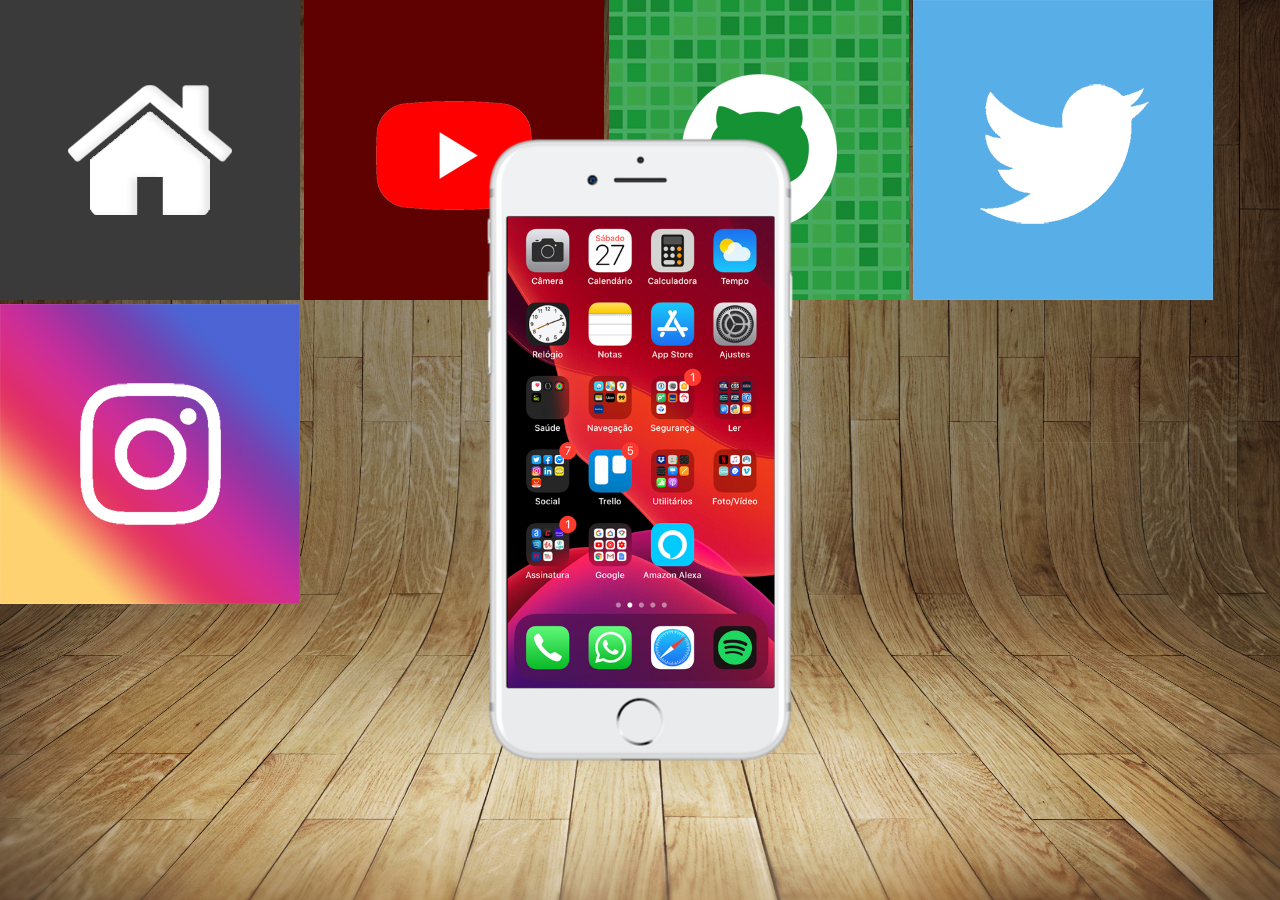
<file: index.html>
<!DOCTYPE html>
<html lang="pt-br">
<head>
    <meta charset="UTF-8">
    <meta name="viewport" content="width=device-width, initial-scale=1.0">
    <link rel="shortcut icon" href="favicon.ico" type="image/x-icon">
    <link rel="stylesheet" href="estilos/style.css">
    <title>Projeto Redes Sociais</title>
</head>
<body>
    <main>
        <section id="telefone">
            <iframe src="home.html" 
            name="tela" id="tela"
            frameborder="0"></iframe>
        </section>
        <section id="redes sociais">
            <a href="home.html" target="tela"><img src="imagens/logo-home.jpg" alt="Home"></a>
            <a href="youtube.html" target="tela"><img src="imagens/logo-youtube.jpg" alt="Youtube"></a>
            <a href="github.html" target="tela"><img src="imagens/logo-github.jpg" alt="Github"></a>
            <a href="linkedin.html" target="tela"><img src="imagens/logo-twitter.jpg" alt="Twitter"></a>
            <a href="#" target="tela"><img src="imagens/logo-instagram.jpg" alt="Instagram"></a>
            <a href="#" target="tela"></a>
        </section>
    </main>
</body>
</html>
</file>
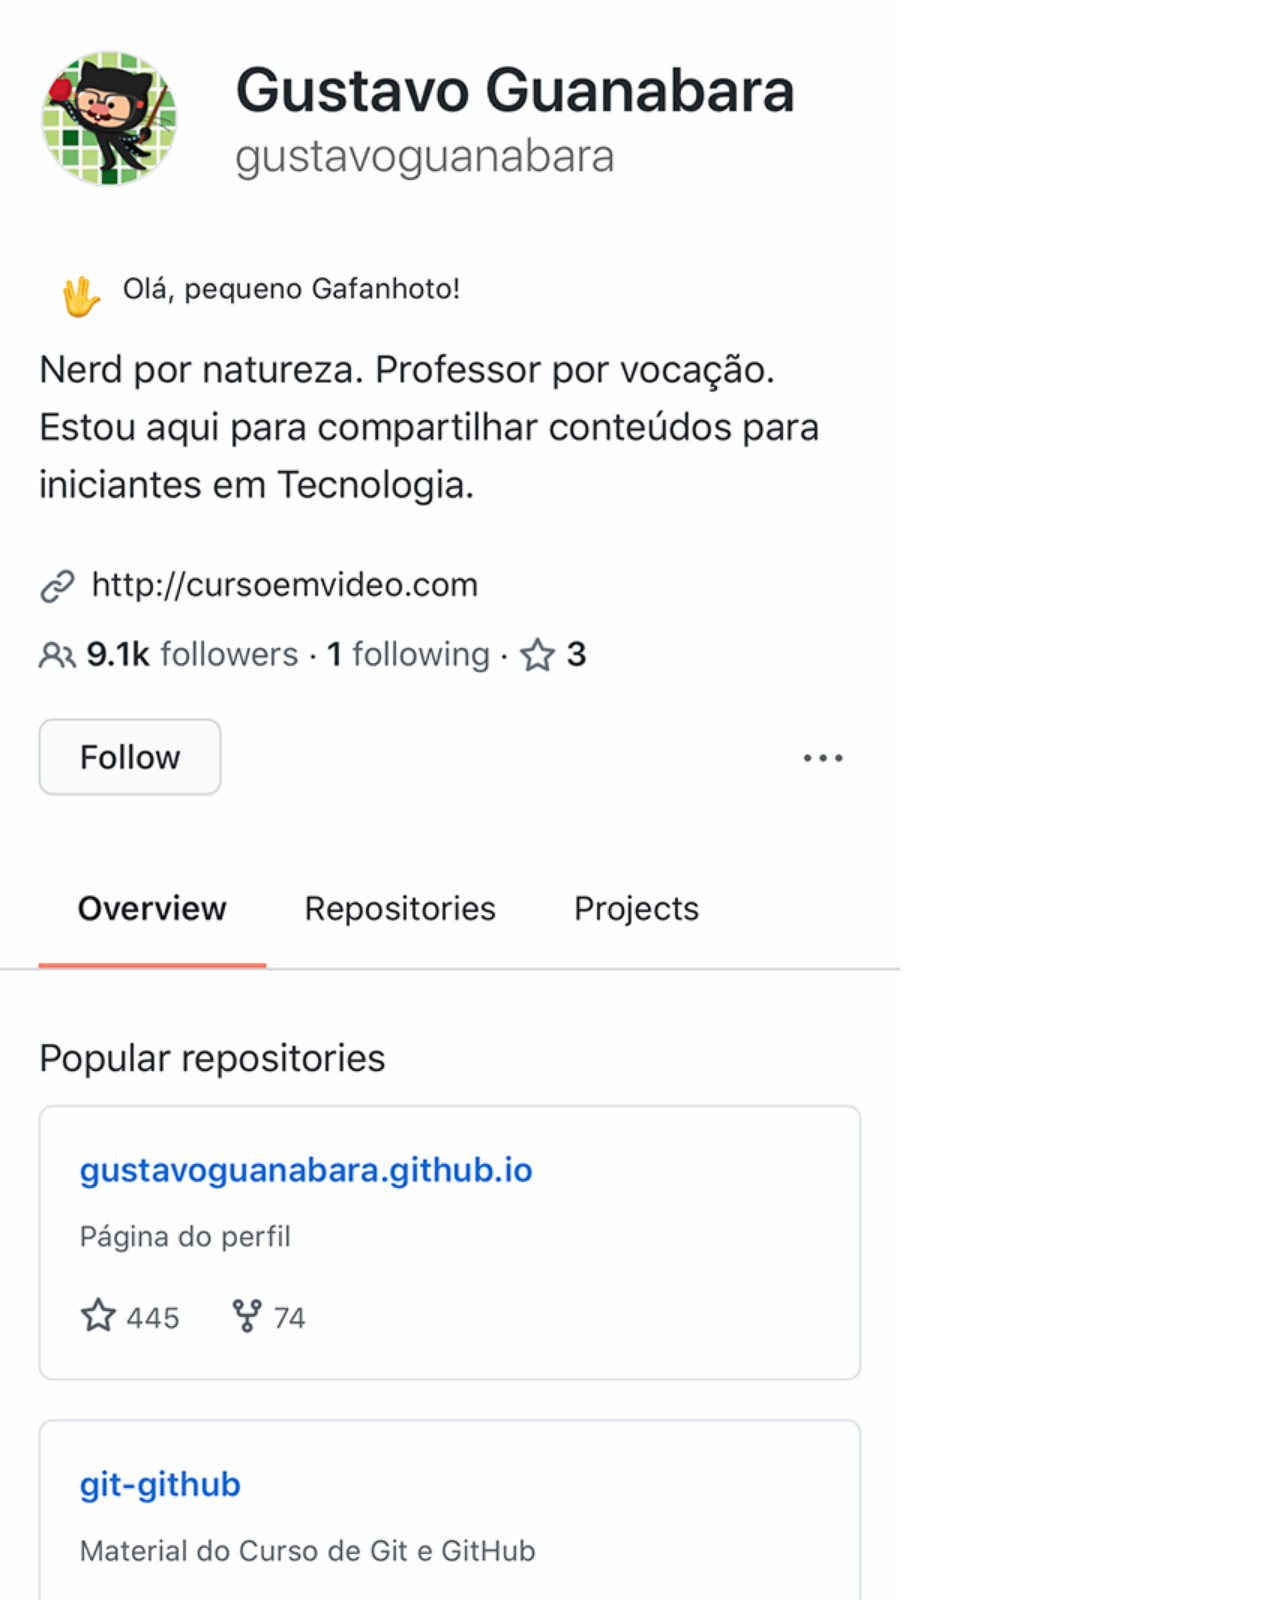
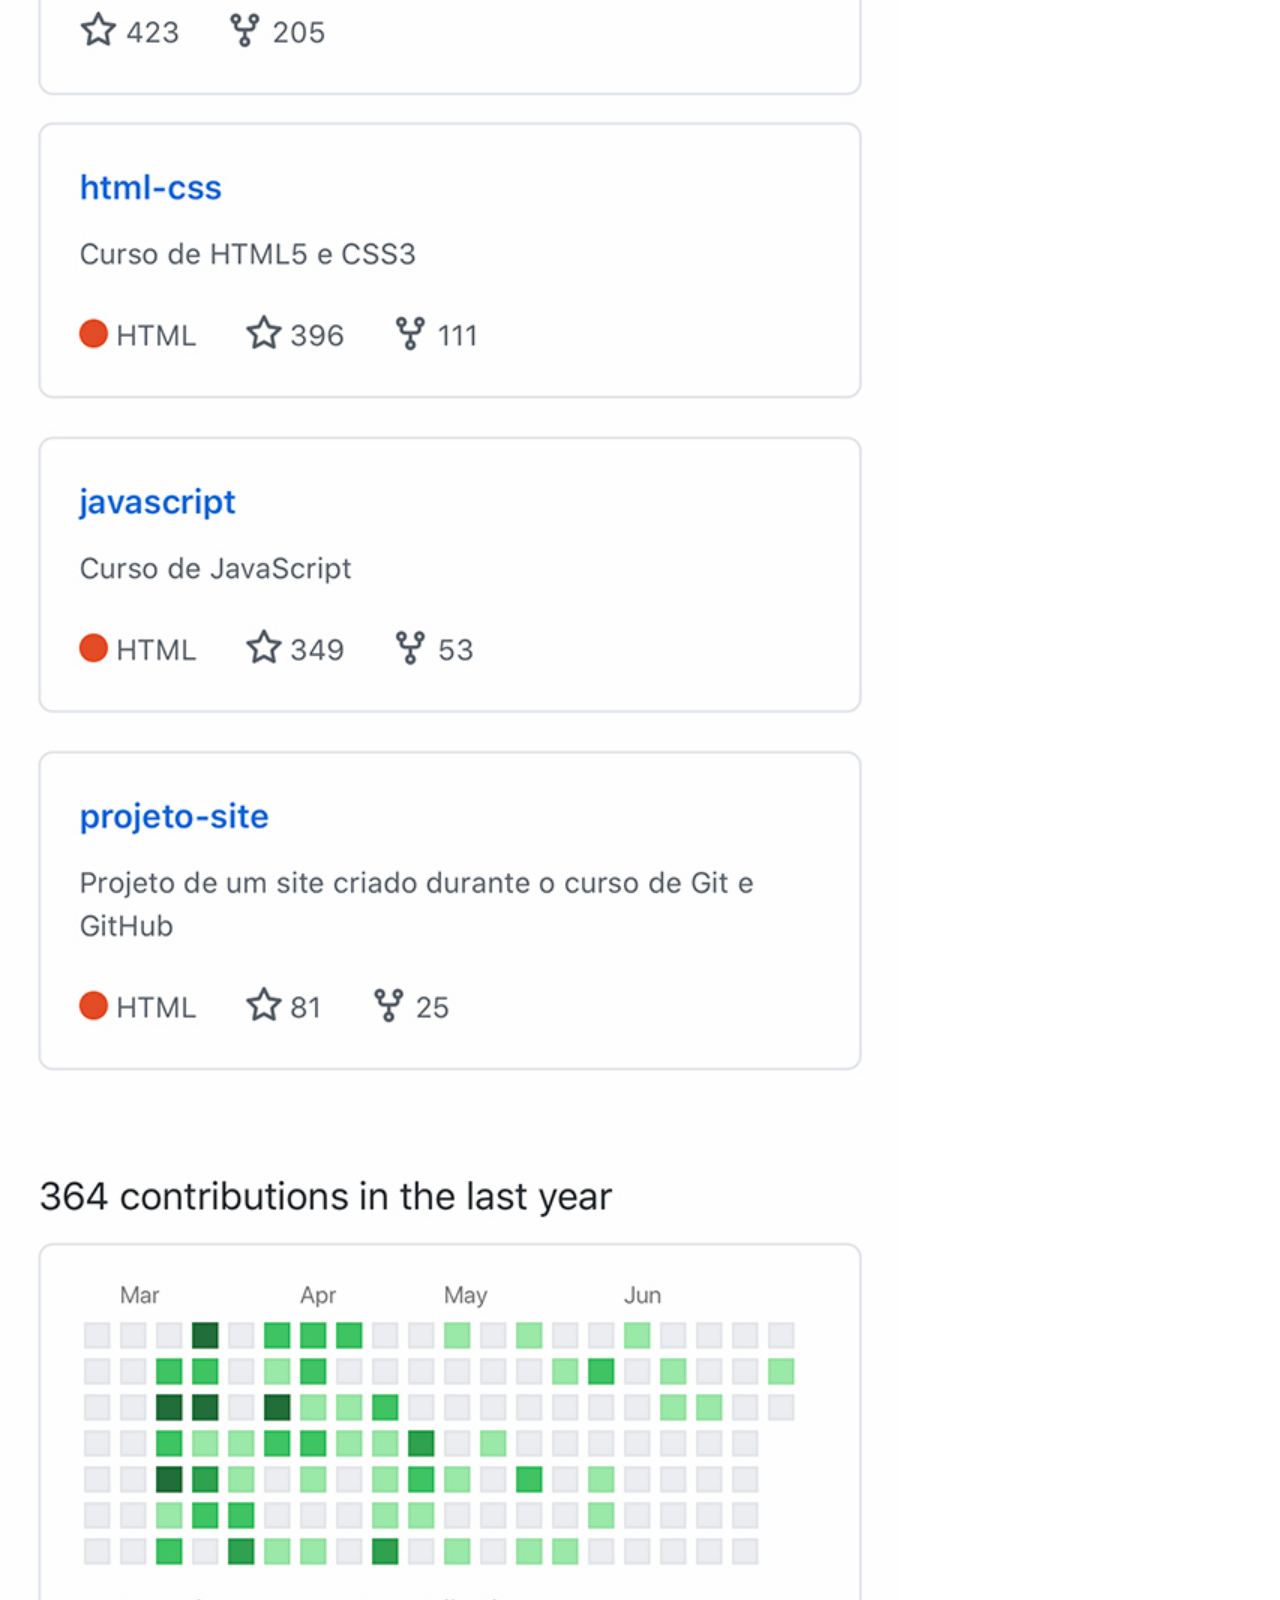
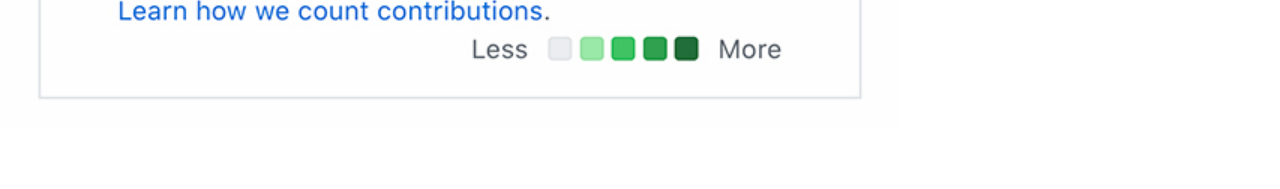
<file: github.html>
<!DOCTYPE html>
<html lang="pt-br">
<head>
    <meta charset="UTF-8">
    <meta name="viewport" content="width=device-width, initial-scale=1.0">
    <title>Github</title>
    <link rel="stylesheet" href="estilos/social.css">
</head>
<body>
    <img src="imagens/tela-github.jpg" alt="Github">
    <a href="https://github.com/marcao-stack" target="_blank">ACESSE</a>
</body>
</html>
</file>
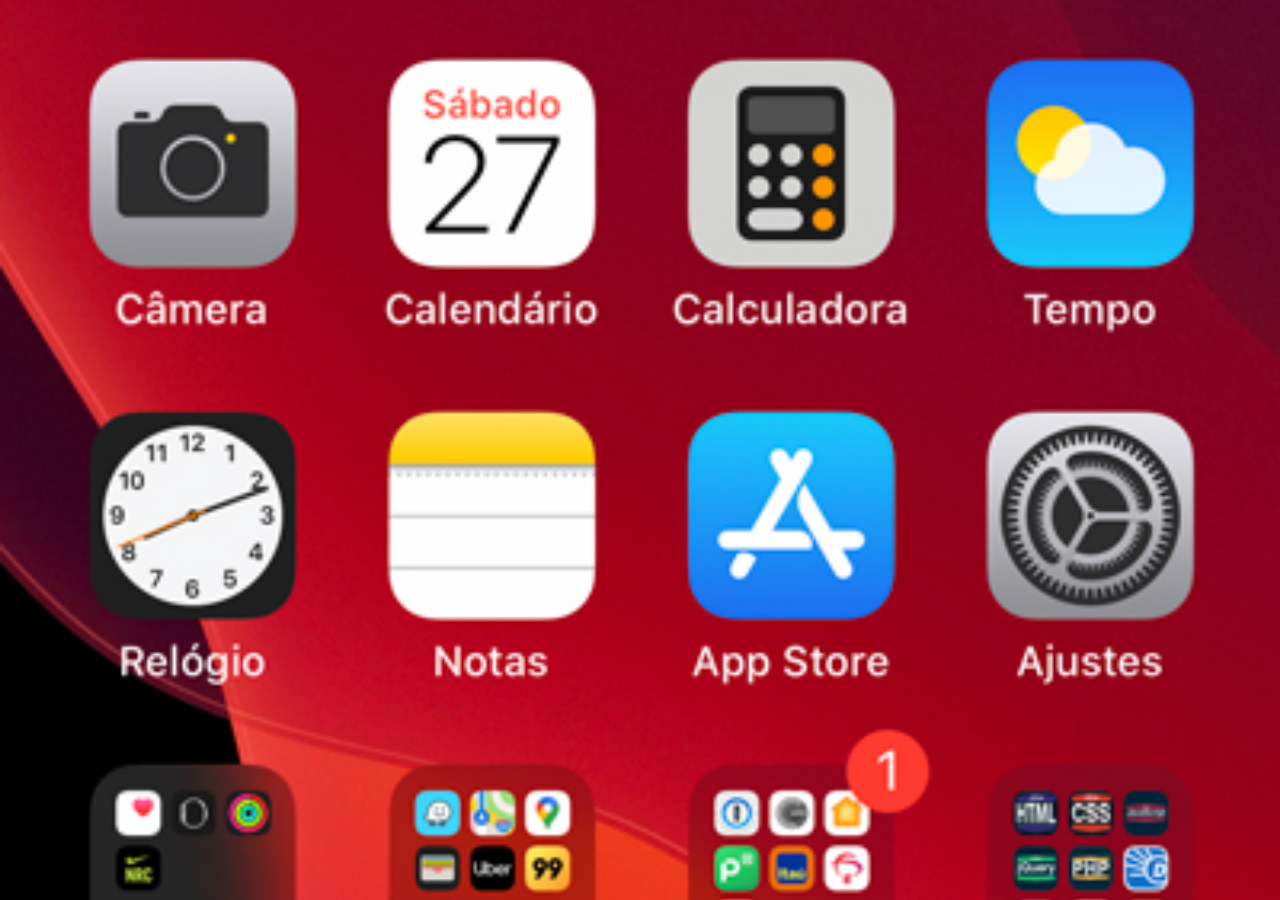
<file: home.html>
<!DOCTYPE html>
<html lang="pt-br">
<head>
    <meta charset="UTF-8">
    <meta name="viewport" content="width=device-width, initial-scale=1.0">
    <title>Home</title>
</head>
<style>
    * {
        margin: 0%;
        padding: 0%;
    }

    body {
        width: 100vw;
        height: 100vh;
        background: black url('imagens/tela-home.jpg') no-repeat top center;
        background-size: cover;
    }
</style>
<body>
    
</body>
</html>
</file>
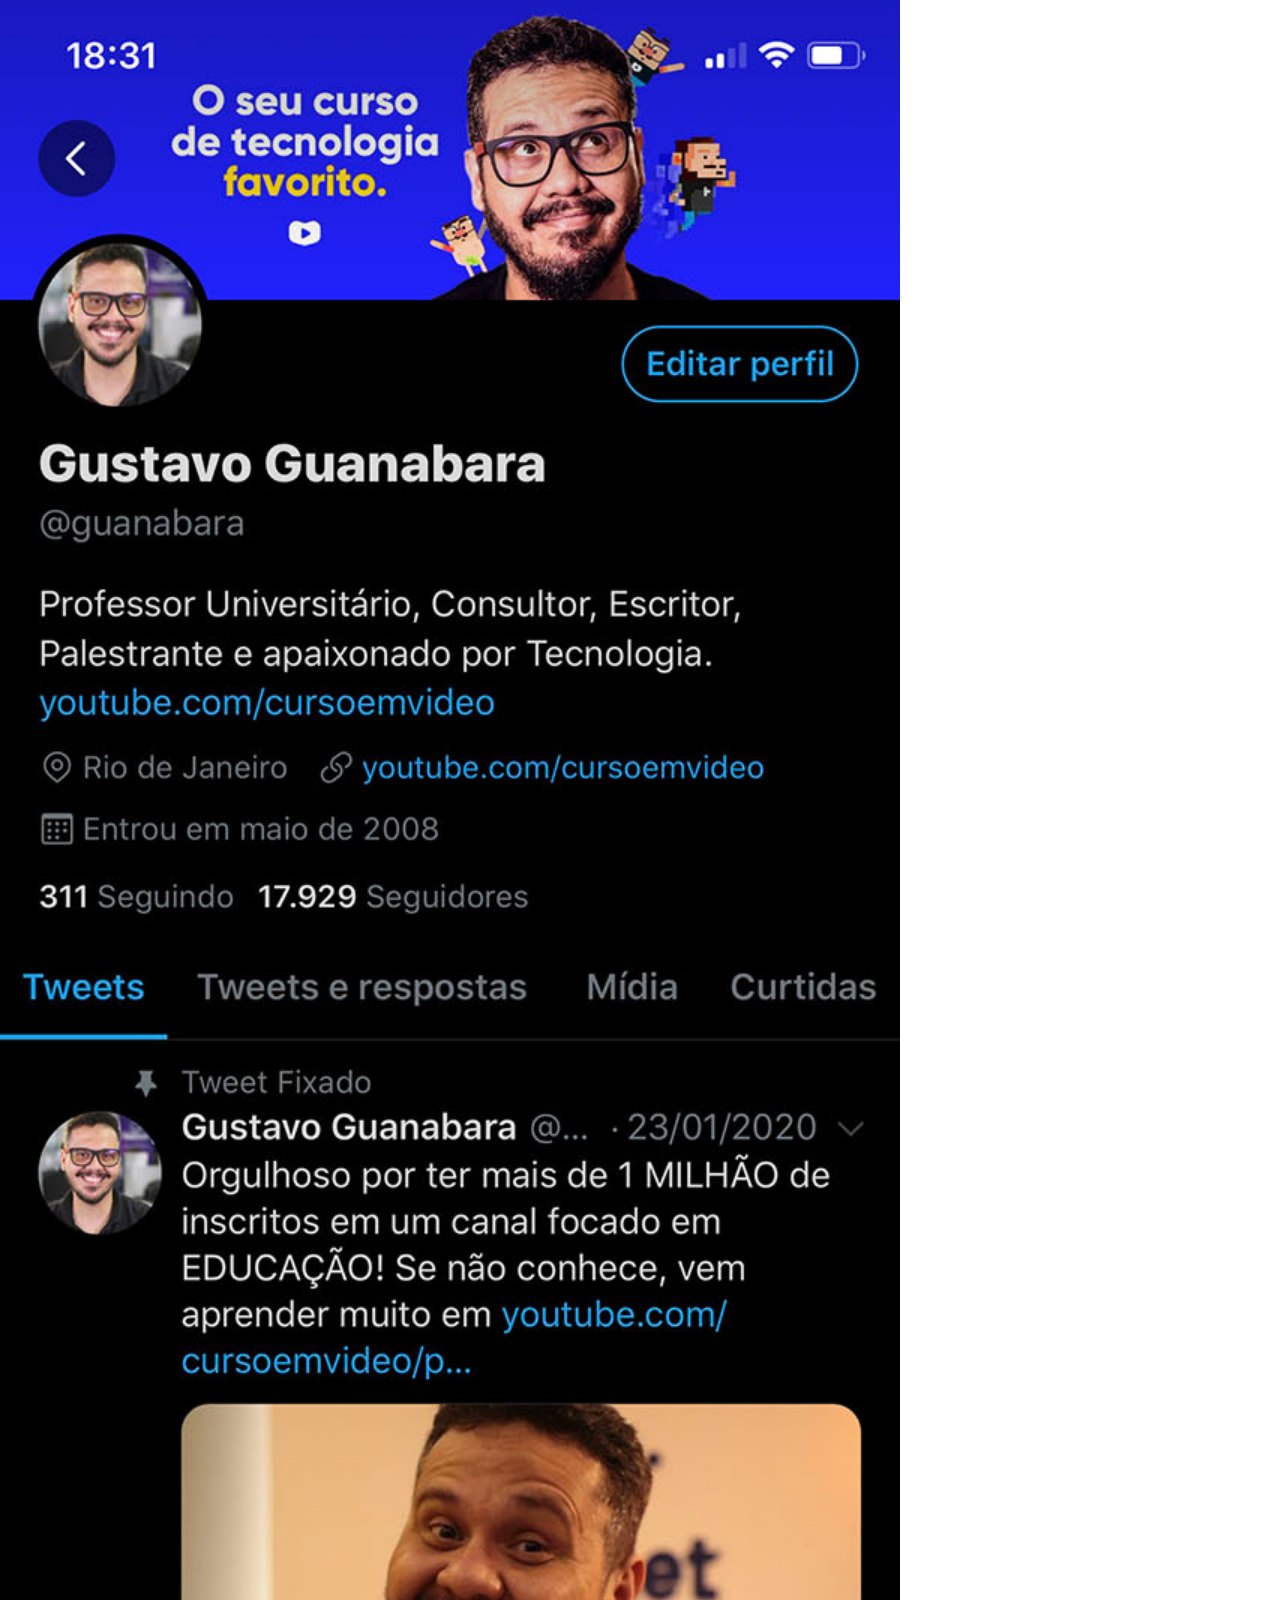
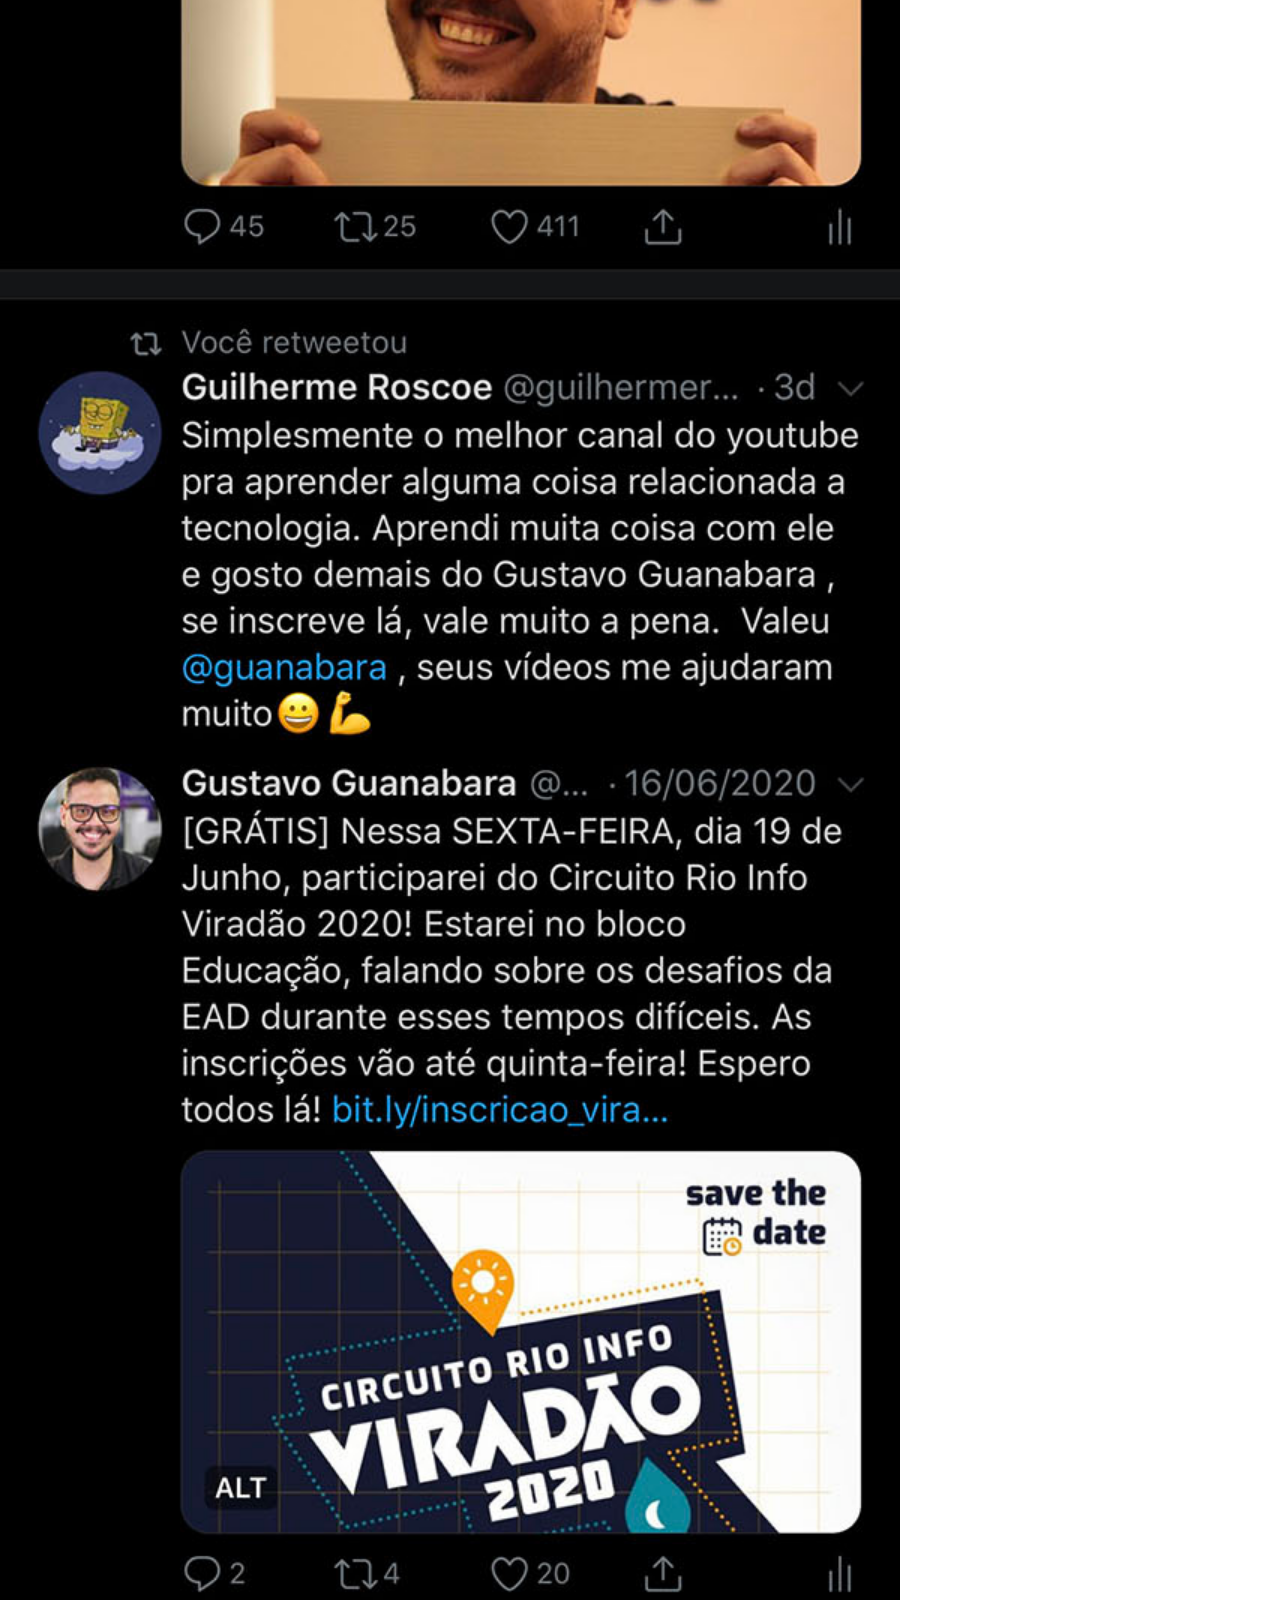
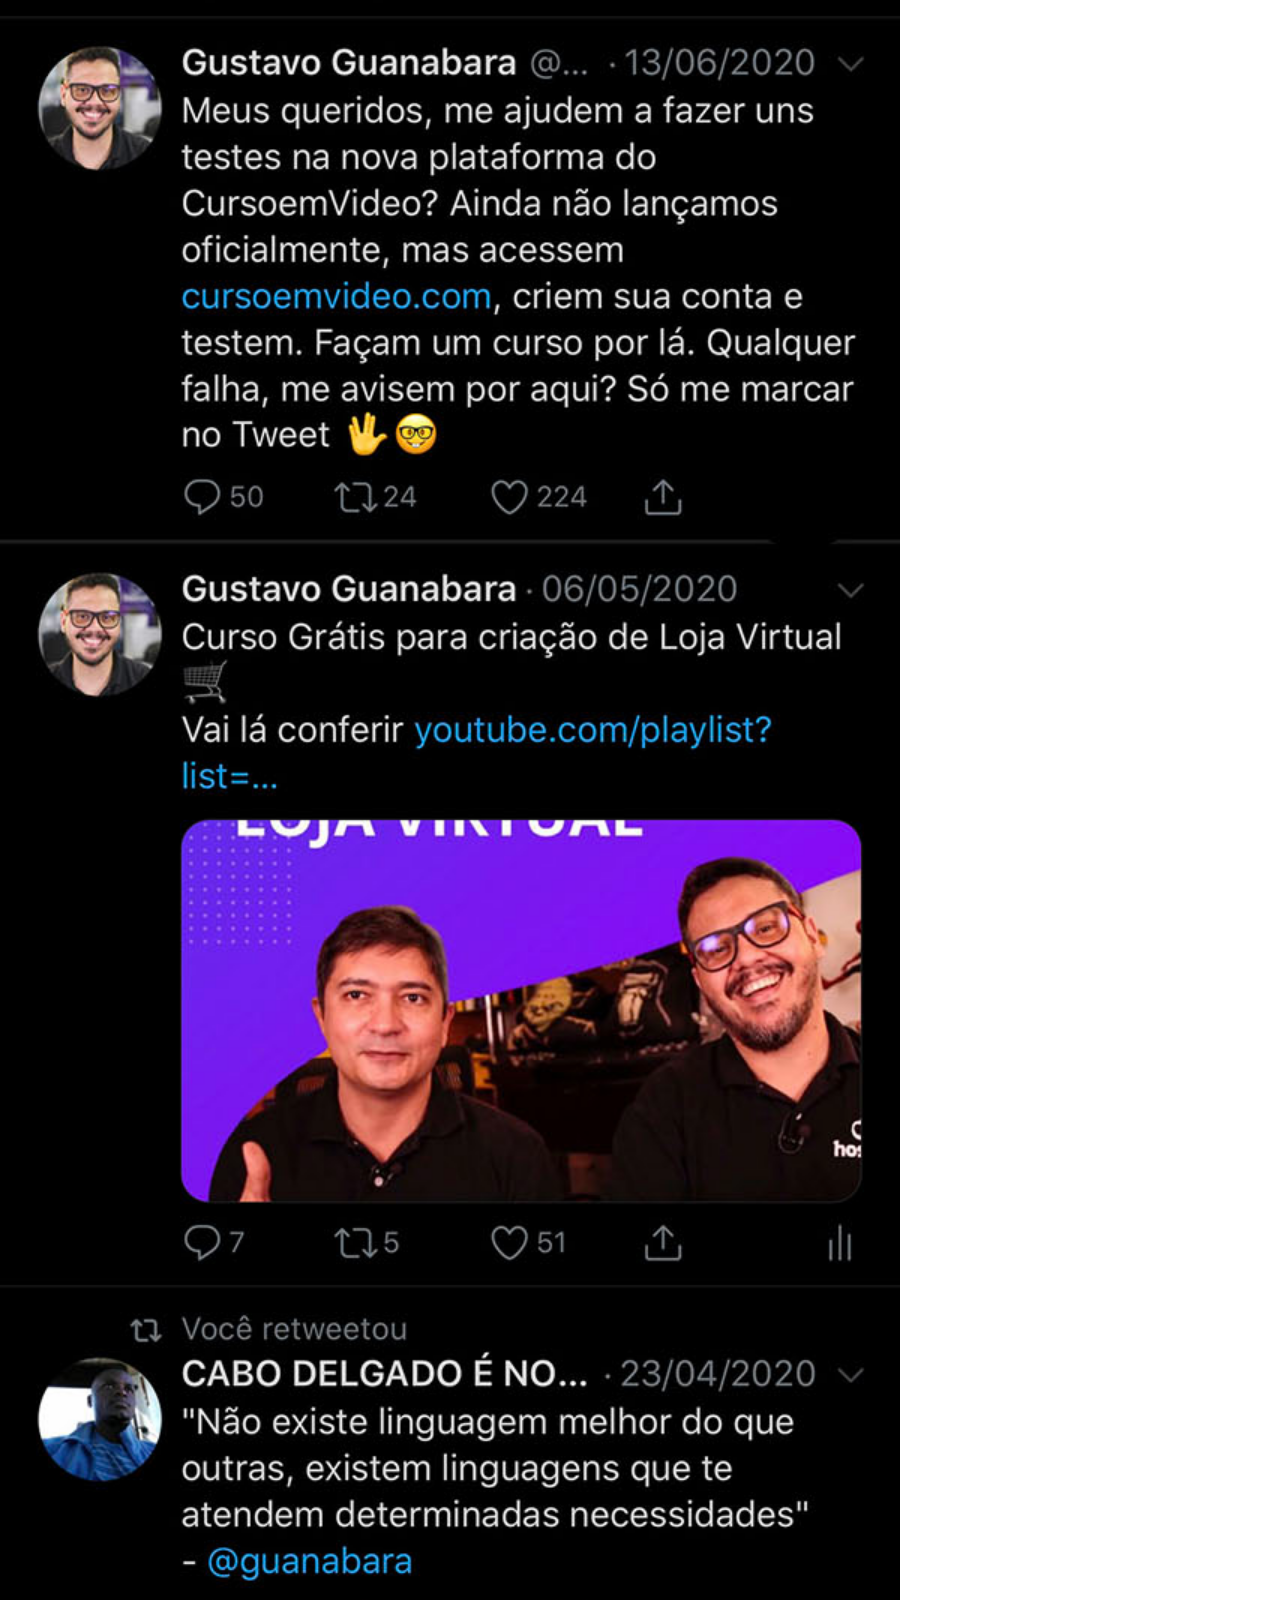
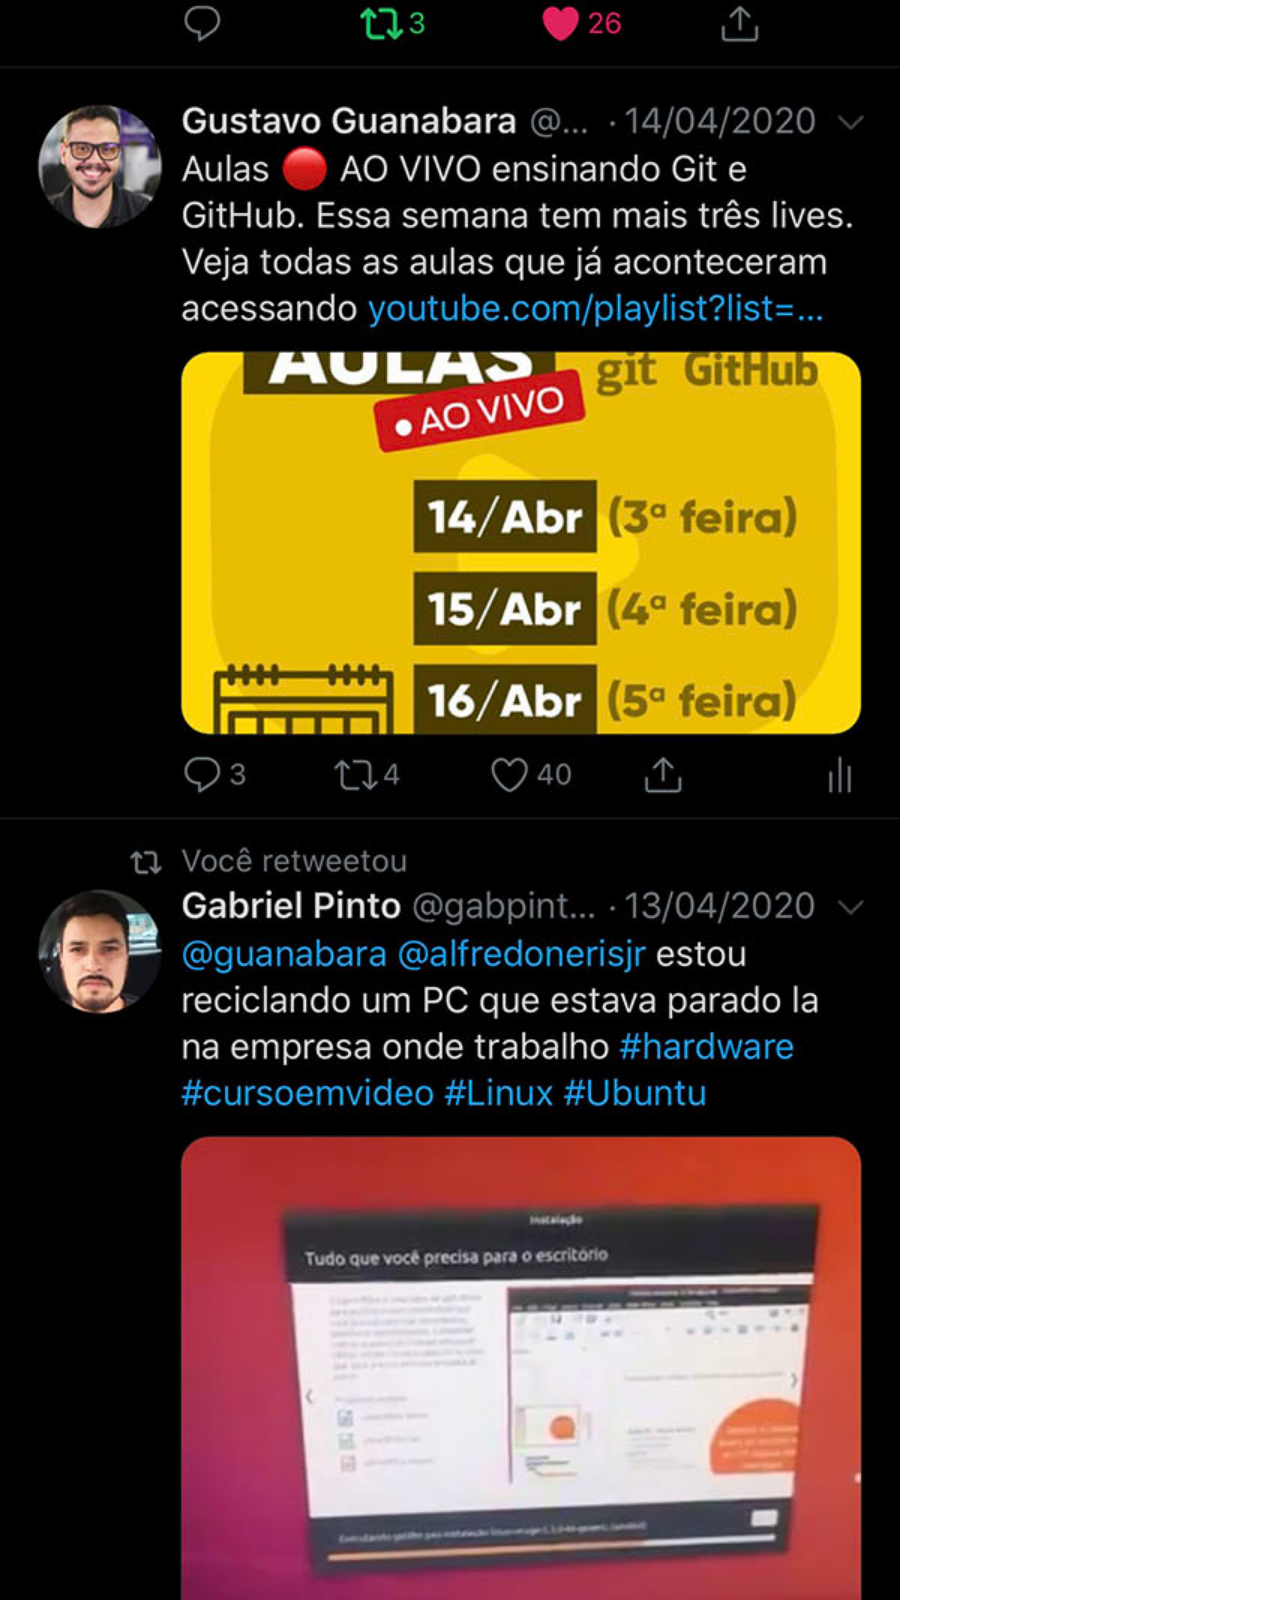
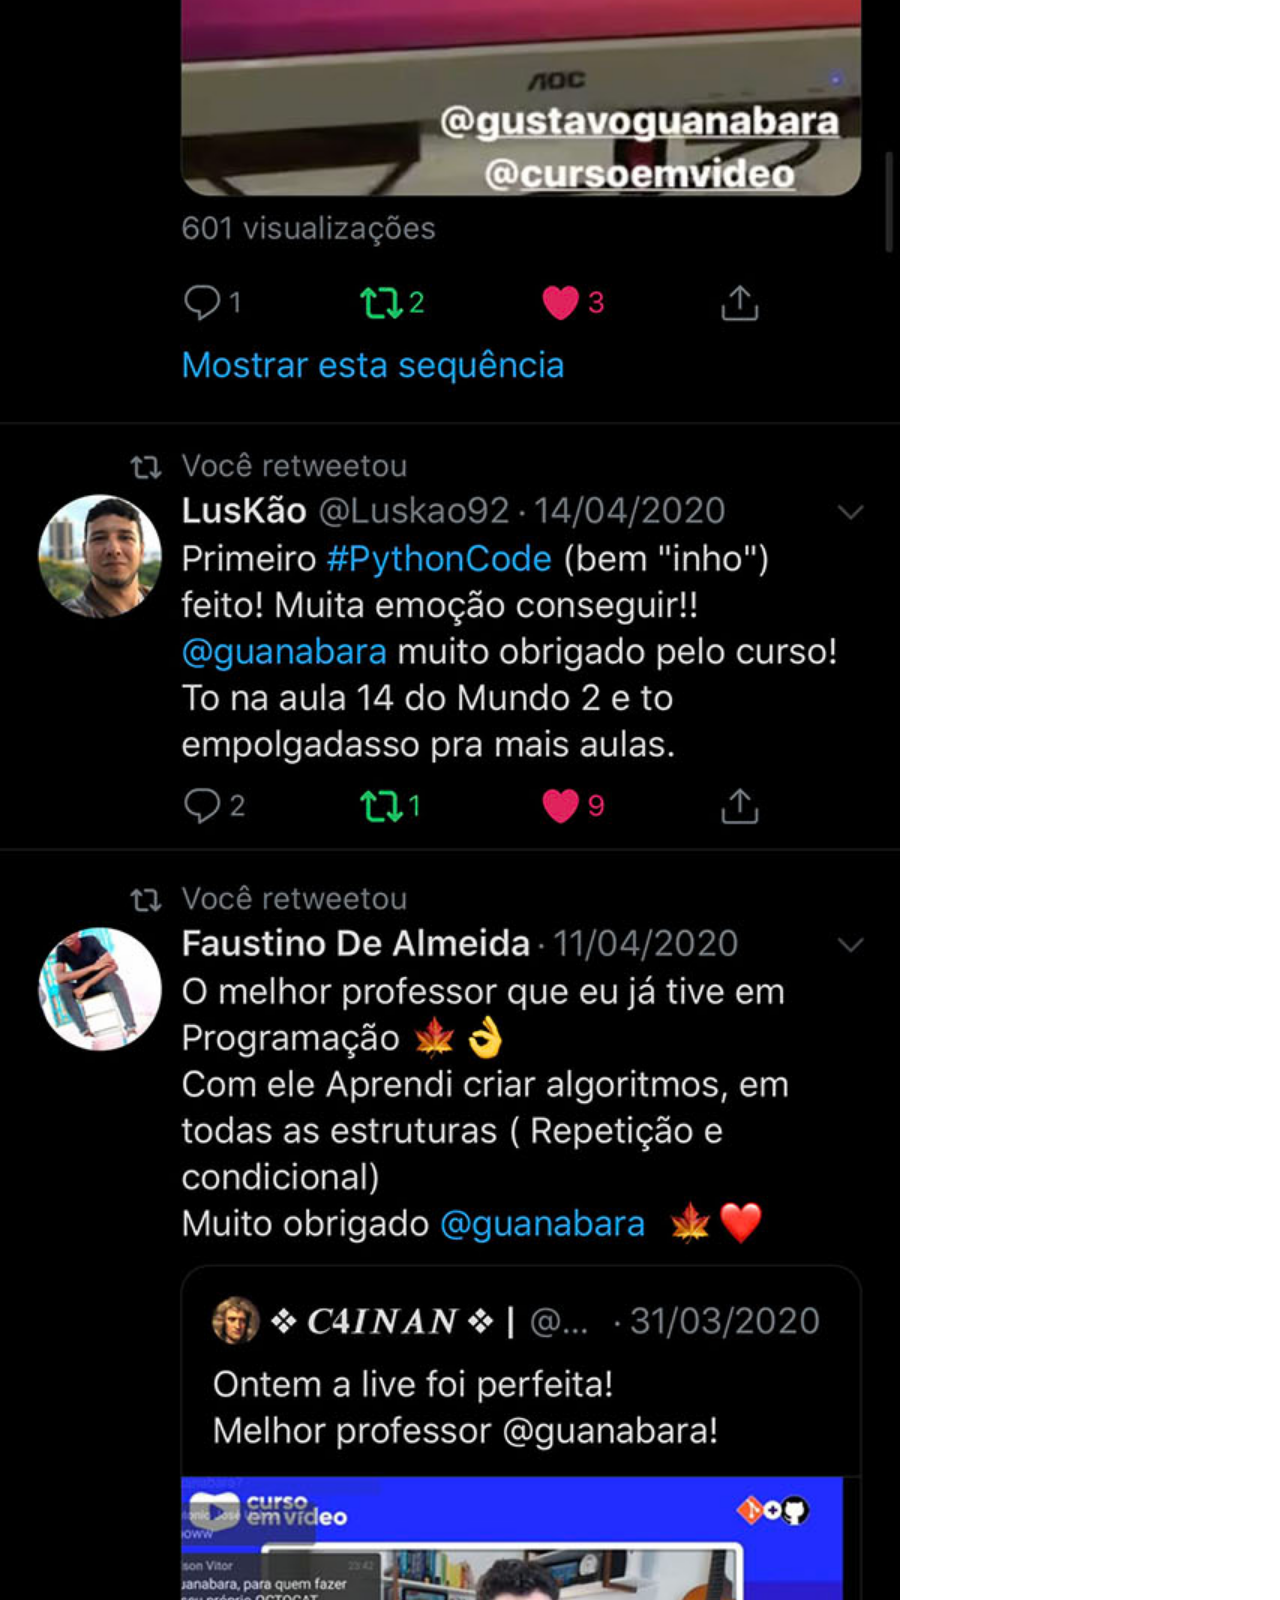
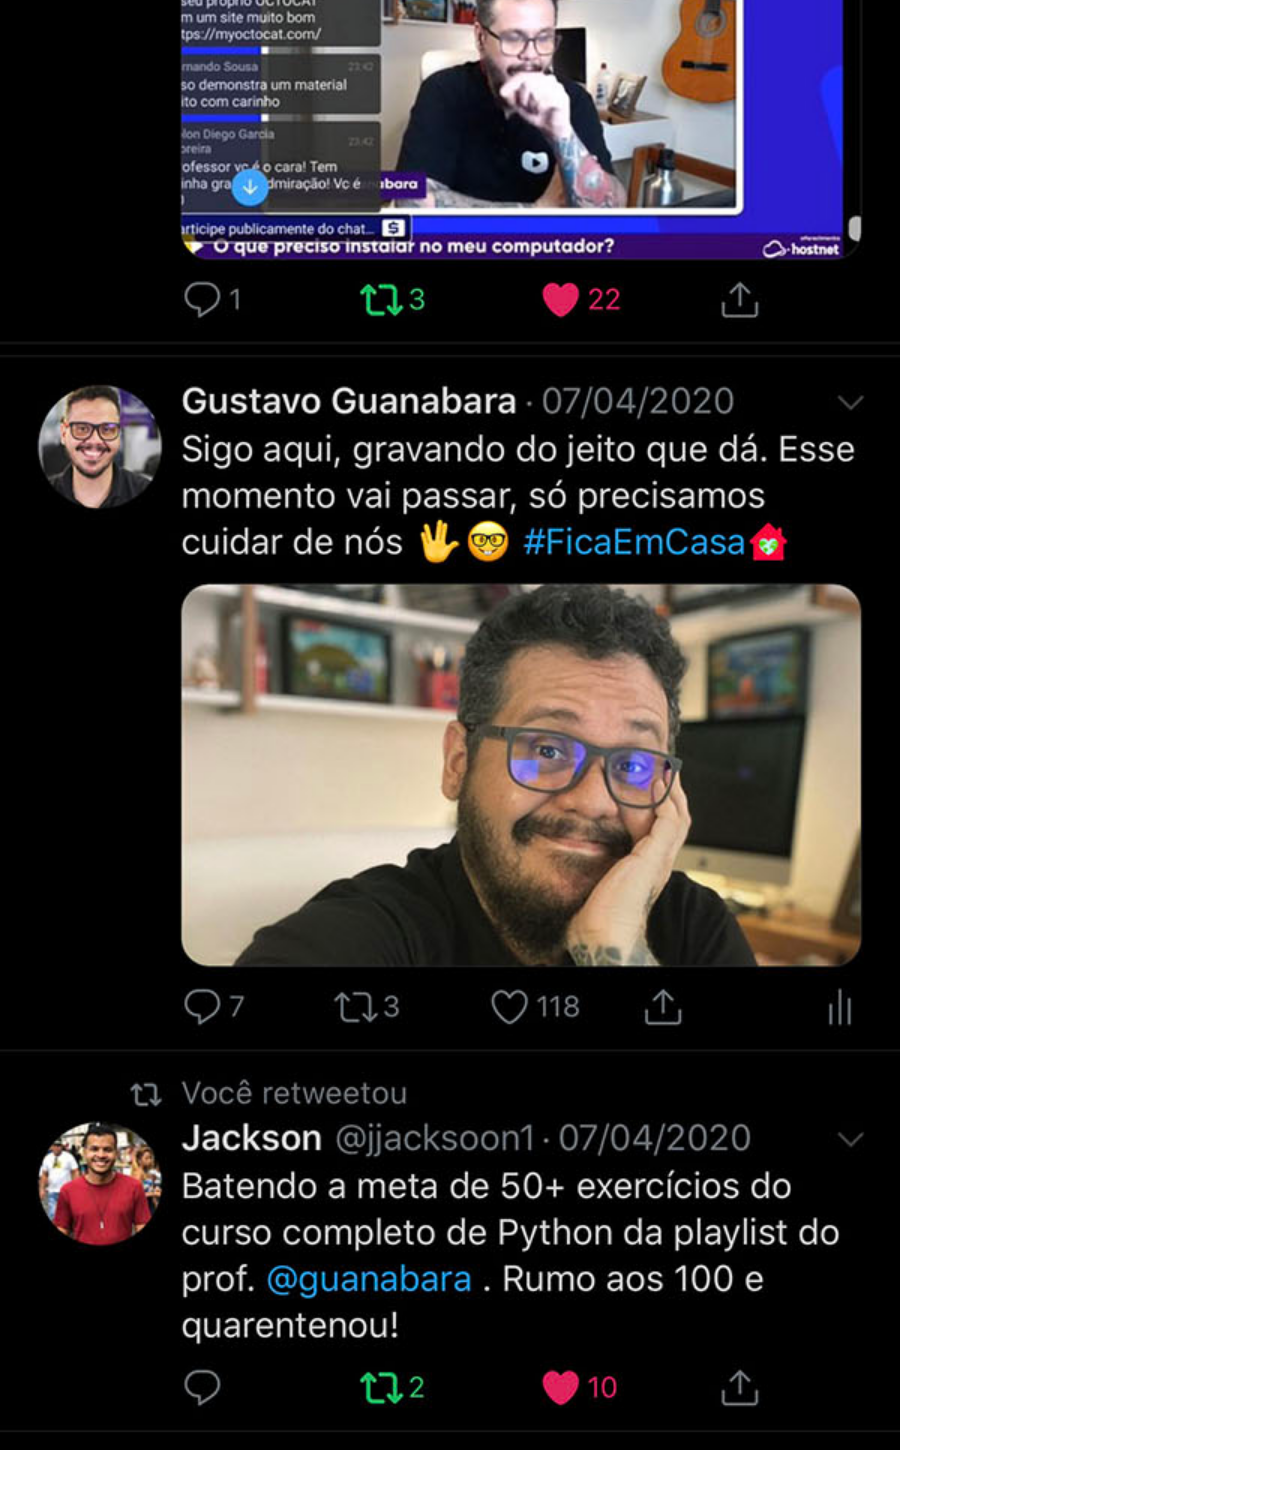
<file: linkedin.html>
<!DOCTYPE html>
<html lang="pt-br">
<head>
    <meta charset="UTF-8">
    <meta name="viewport" content="width=device-width, initial-scale=1.0">
    <title>Linkedin</title>
    <link rel="stylesheet" href="estilos/social.css">
</head>
<body>
    <img src="imagens/tela-twitter.jpg" alt="Linkedin">
    <a href="https://www.linkedin.com/in/marcospaulo-ti/" target="_blank">ACESSE</a>
</body>
</html>
</file>
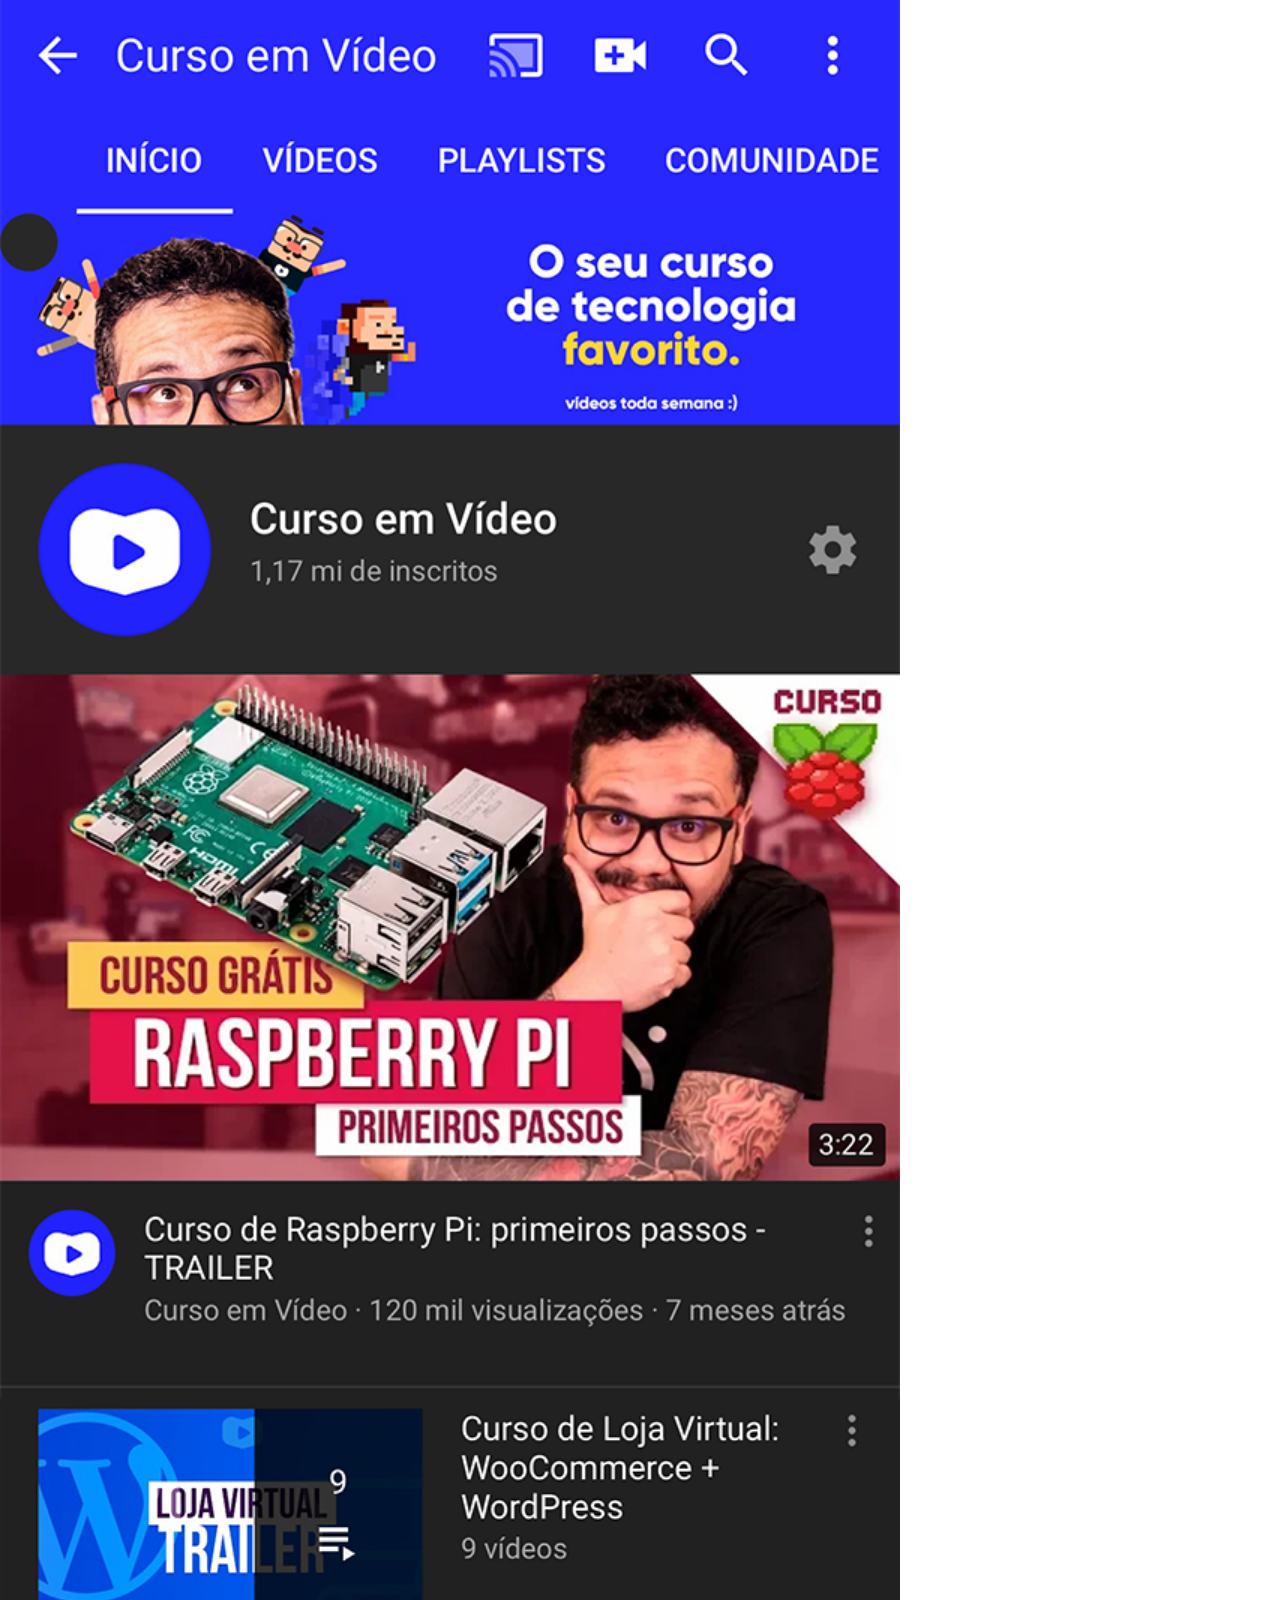
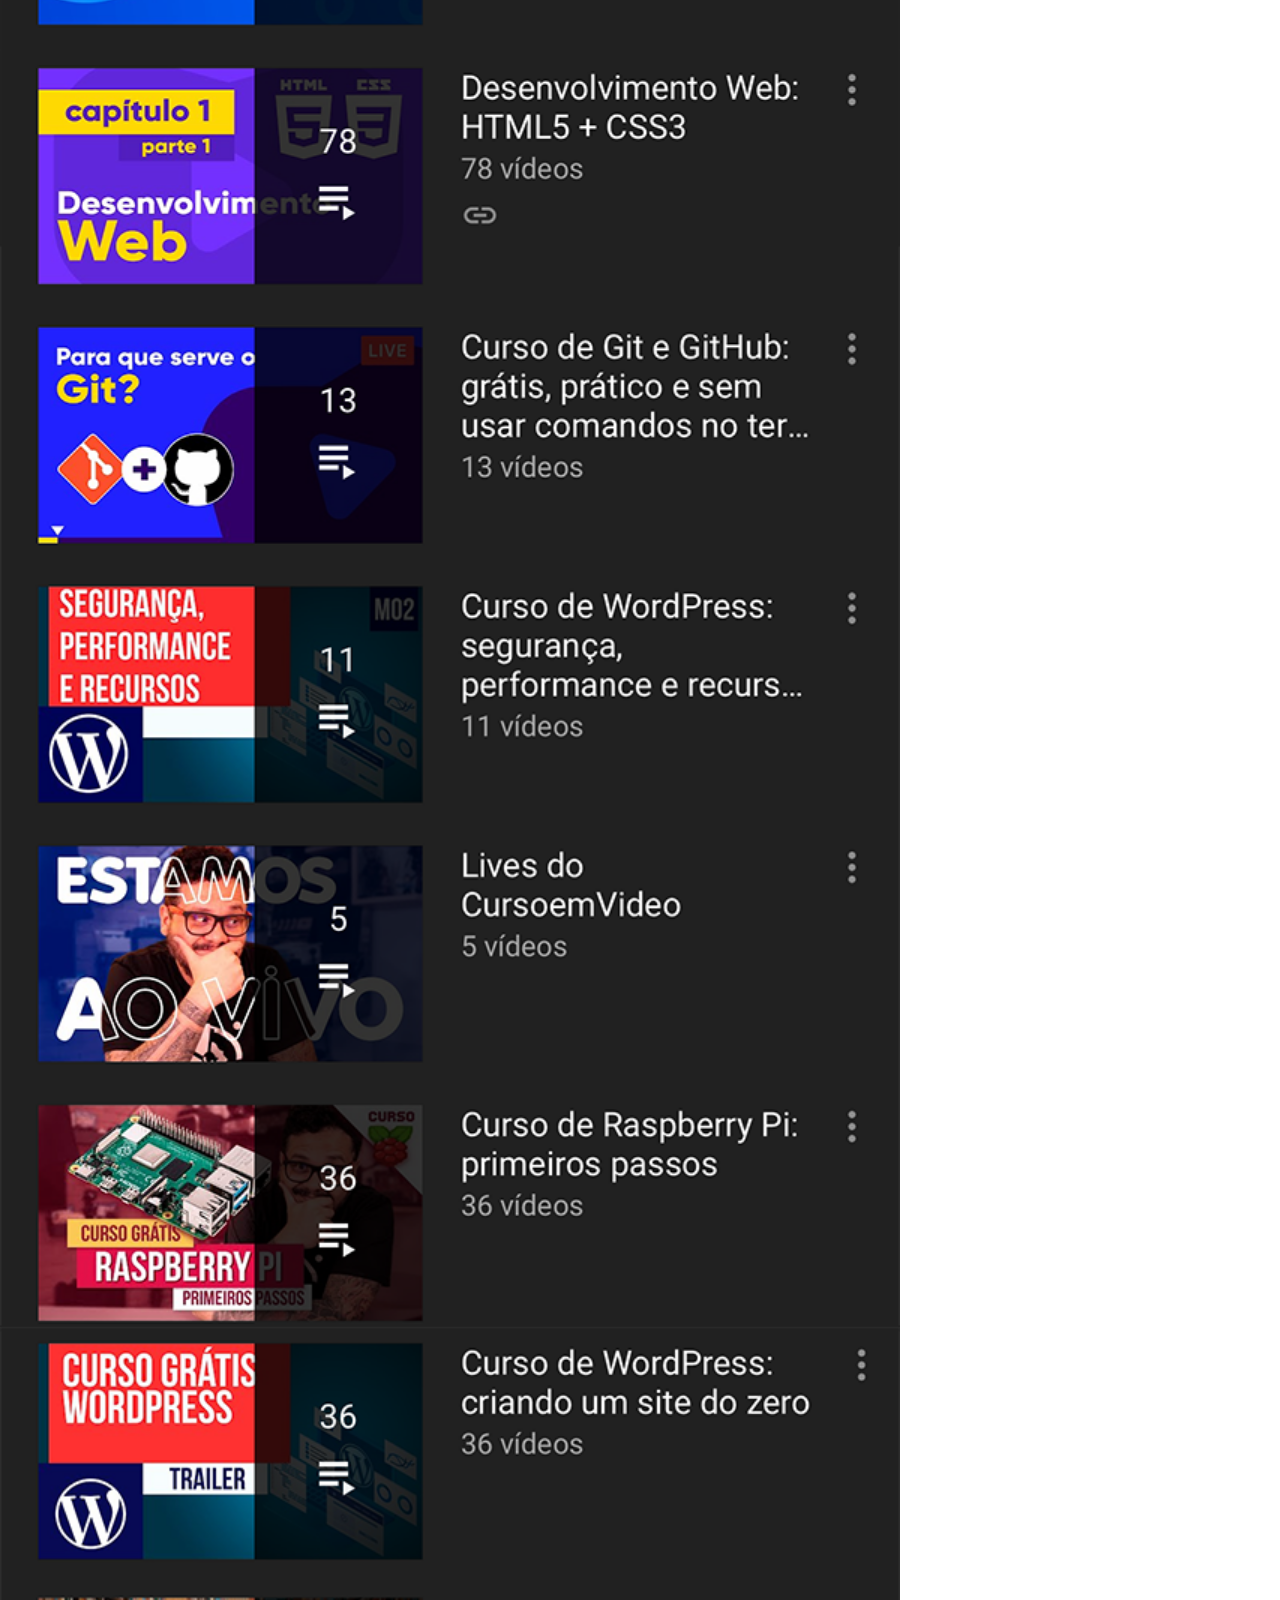
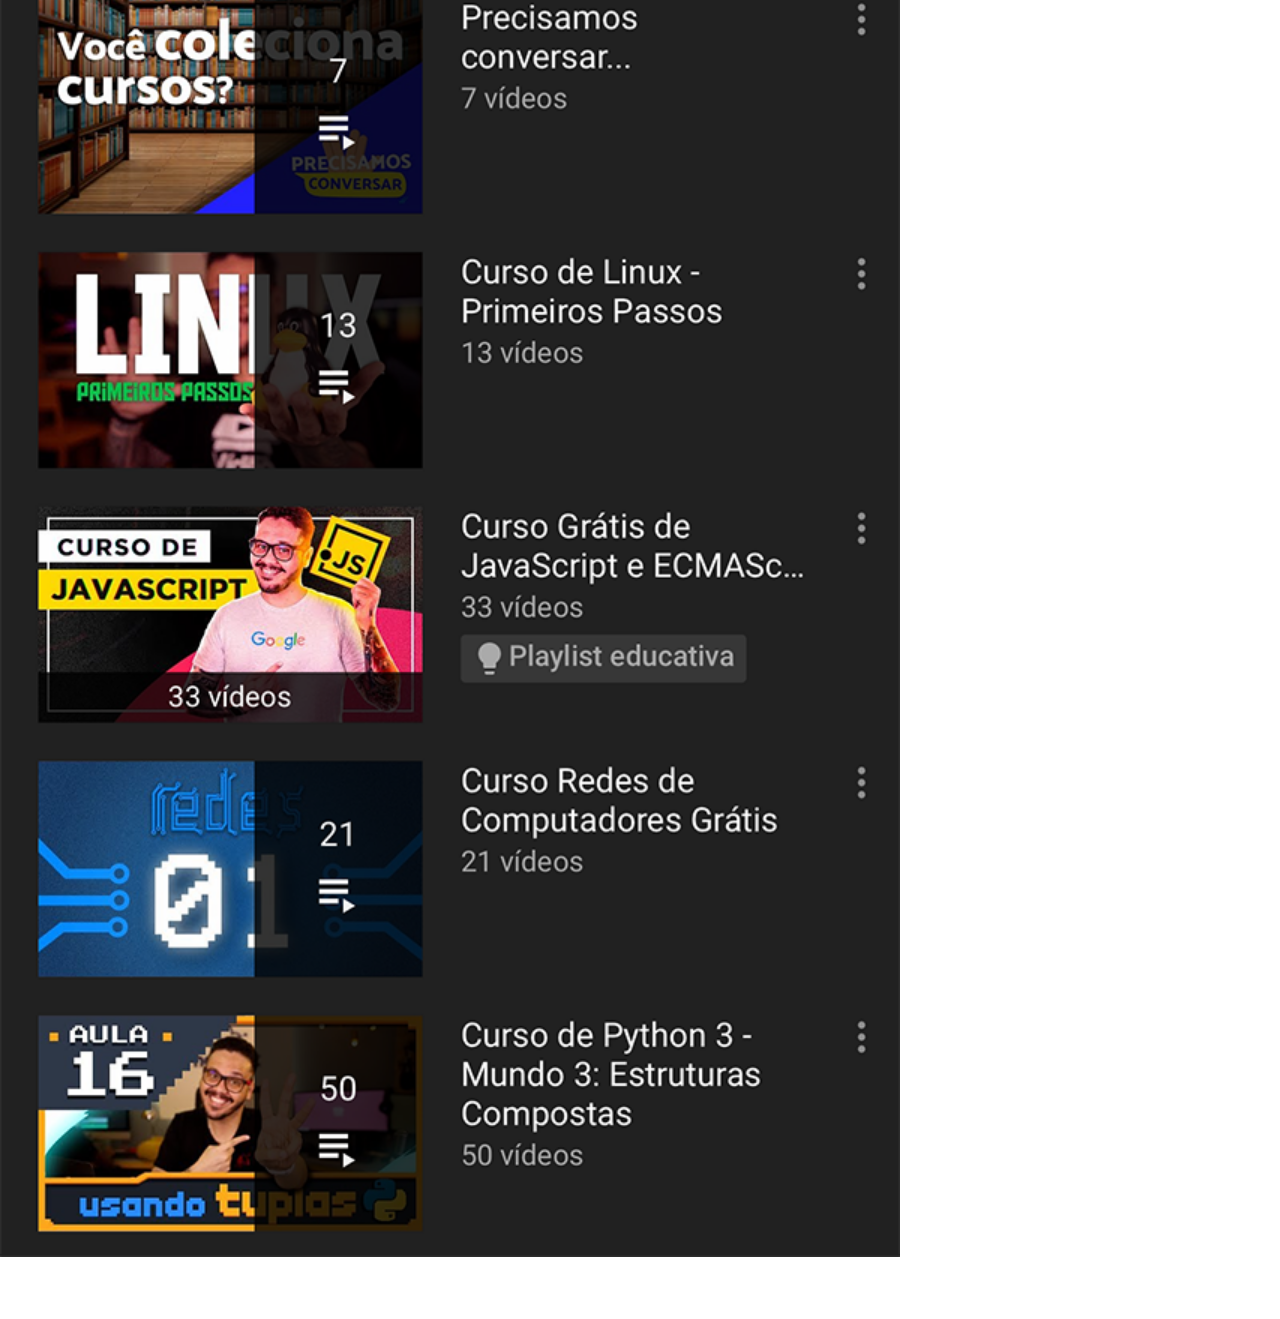
<file: youtube.html>
<!DOCTYPE html>
<html lang="pt-br">
<head>
    <meta charset="UTF-8">
    <meta name="viewport" content="width=device-width, initial-scale=1.0">
    <title>Youtube</title>
    <link rel="stylesheet" href="estilos/social.css">
</head>
<body>
    <img src="imagens/tela-youtube.png" alt="Youtube">
    <a href="https://www.youtube.com/watch?v=ar5UB2MxraE&list=PLHz_AreHm4dkcVCk2Bn_fdVQ81Fkrh6WT&index=15" target="_blank">ACESSE</a>
</body>
</html>
</file>
<file: estilos/style.css>
@charset "UTF-8";

* {
    margin: 0%;
    padding: 0%;
    font-family: Arial, Helvetica, sans-serif;
}

html, body {
    height: 100vh;
    width: 100vw;
    background-color: rgb(161, 159, 159);
}

body {
    background: url(../estilos/imagens/fundo-madeira.jpg) no-repeat top center;
    background-size: cover;
    background-attachment: fixed;
}

main {
    position: relative;
    height: 100vh;
    
}

section#telefone {
    position: absolute;
    top: 50%;
    left: 50%;
    transform: translate(-50% , -50%);

    height: 627px;
    width: 311px;
    
    background: url(../estilos/imagens/frame-iphone.png);
}

iframe#tela {
    position: relative;
    top: 80px;
    left: 23px; 
    width: 267px;
    height: 471px;
}

section#redes-sociais {
    text-align: right;
}

section#redes-sociais img {
    width: 50px;
    margin: 10px;
    border-radius: 50%;
    box-shadow: 2px 2px 5px black;
    box-sizing: border-box;
}
</file>
<file: estilos/social.css>
@charset "UTF-8";

* {
            margin: 0%;
            padding: 0%;
            font-family: Arial, Helvetica, sans-serif;
        }

        ::-webkit-scrollbar {
            width: 0;
            height: 0;
        }

        img {
            width: 100vh;

        }
        a {
            display: block;
            background-color: dark red;
            color: white;
            padding: 20px;
            text-align: center;
            font-weight: bolder;
            text-decoration: none;
        }

        a:hover {
            background-color: red;
        }
</file>
